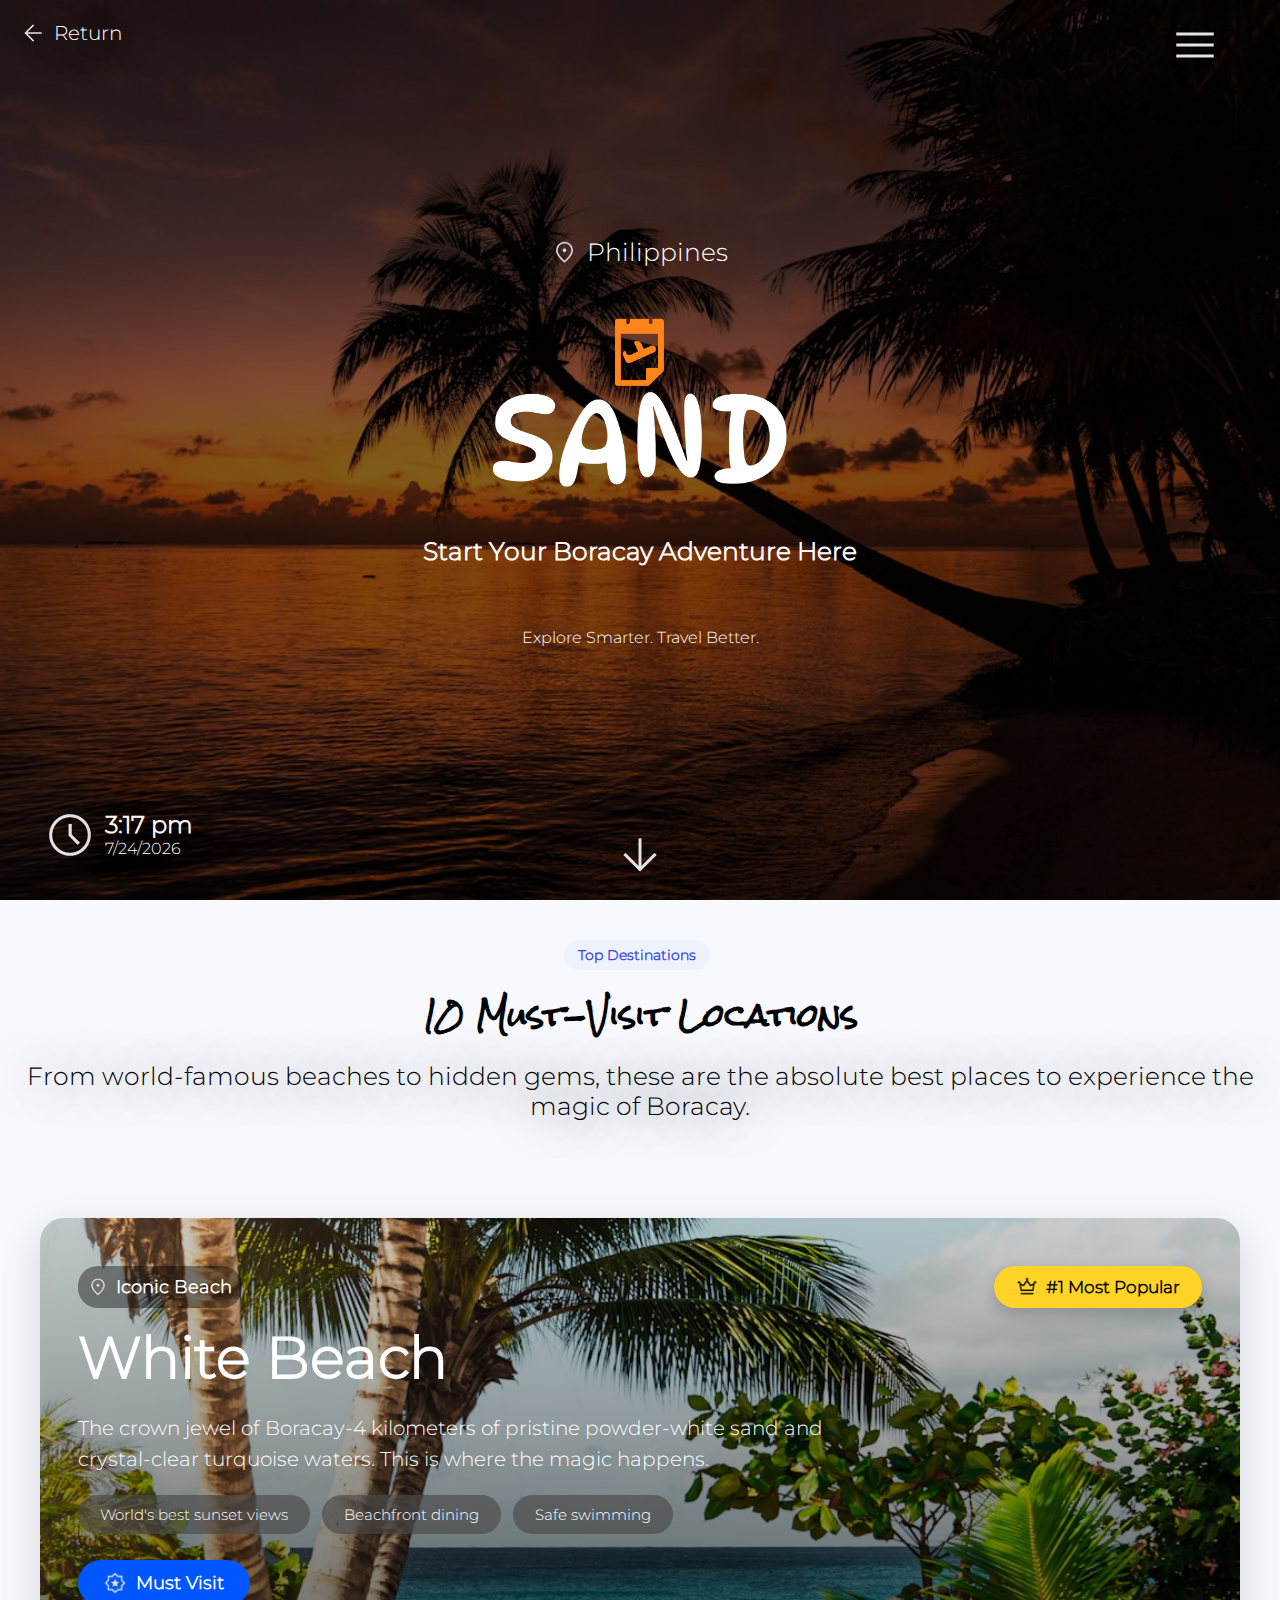
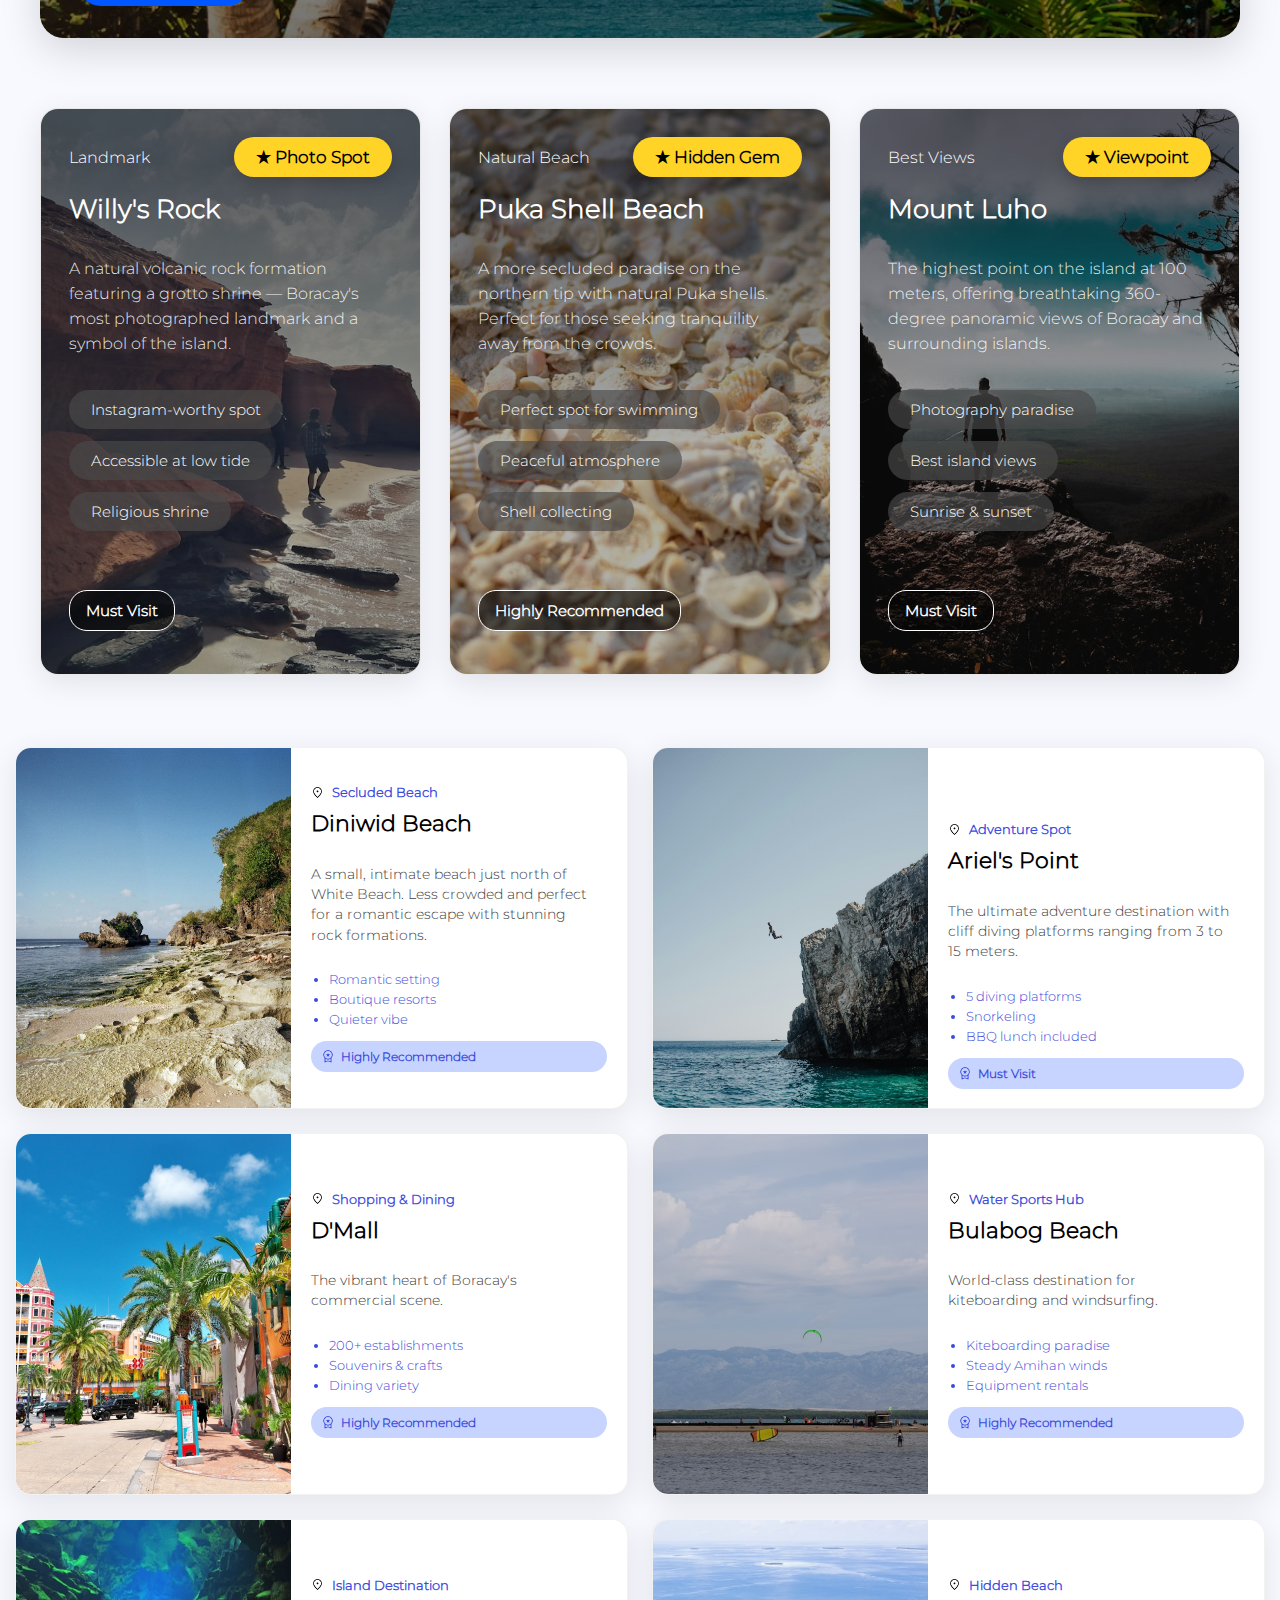
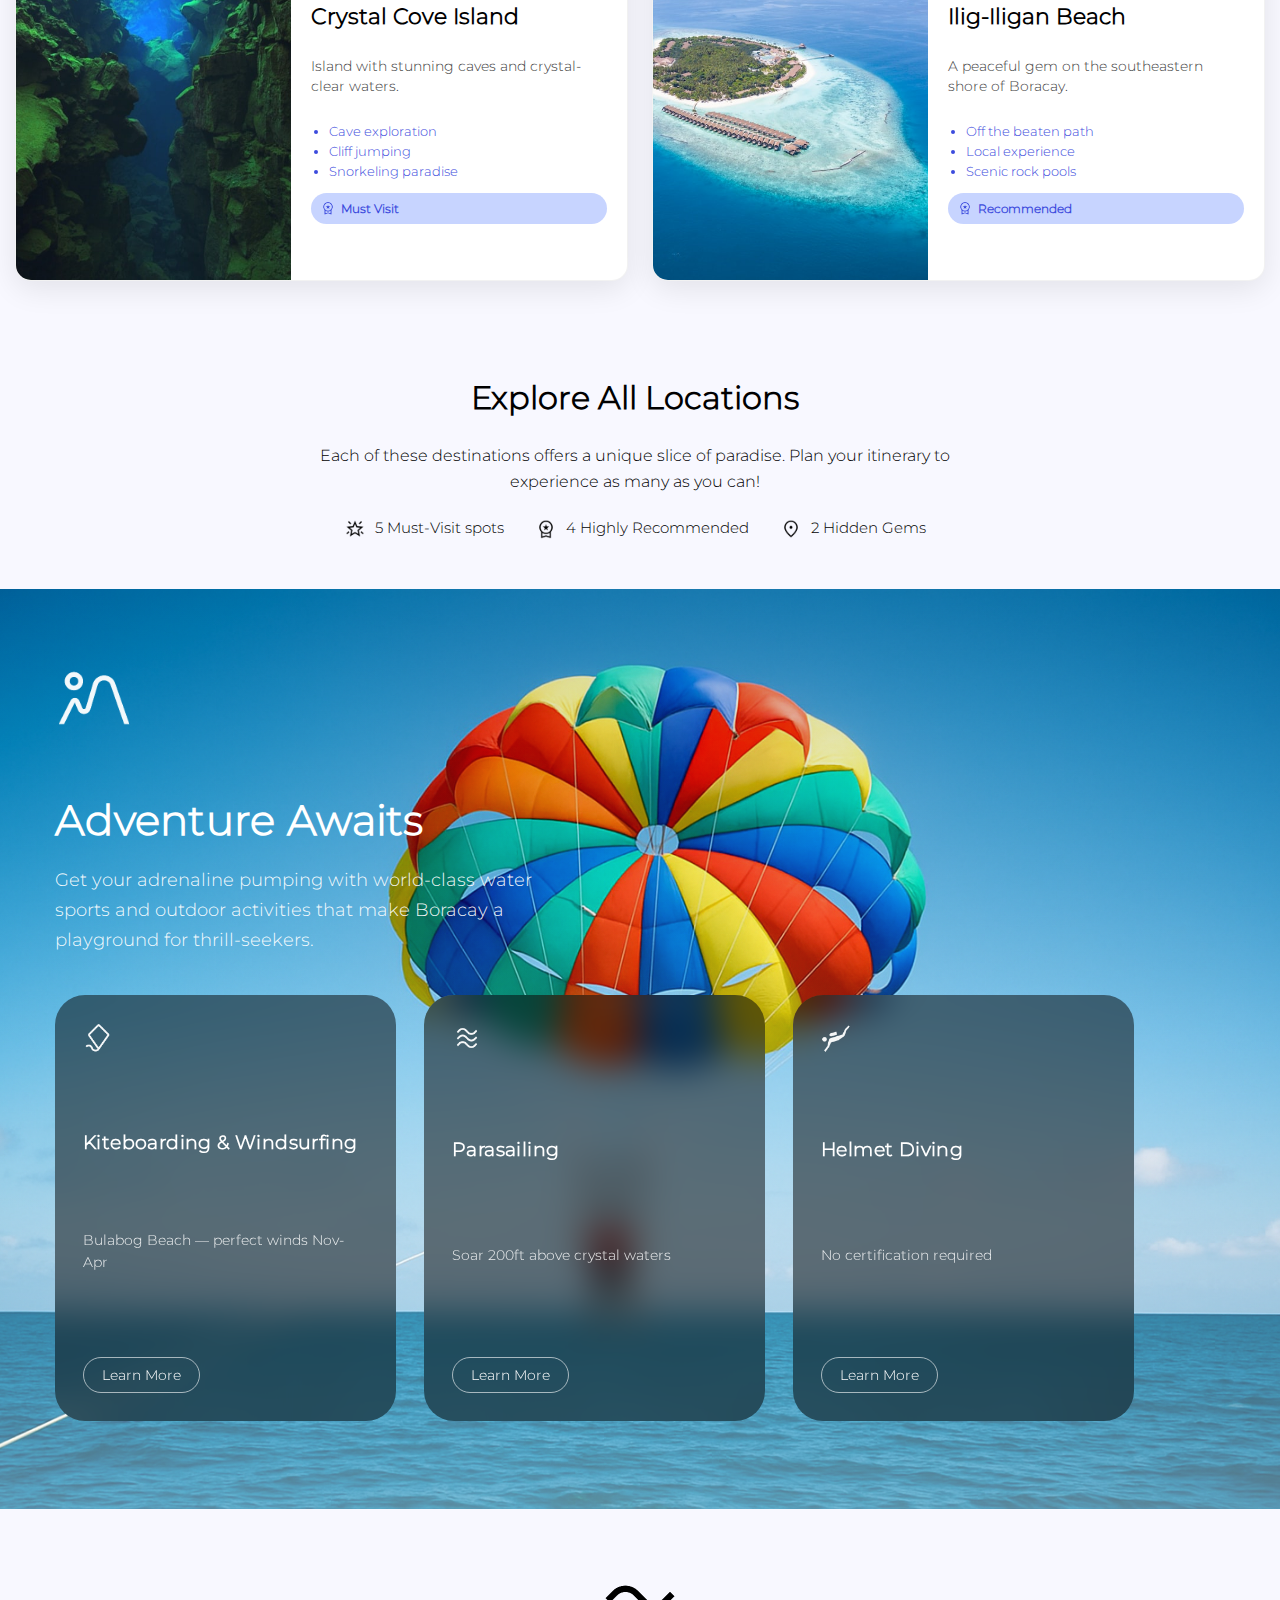
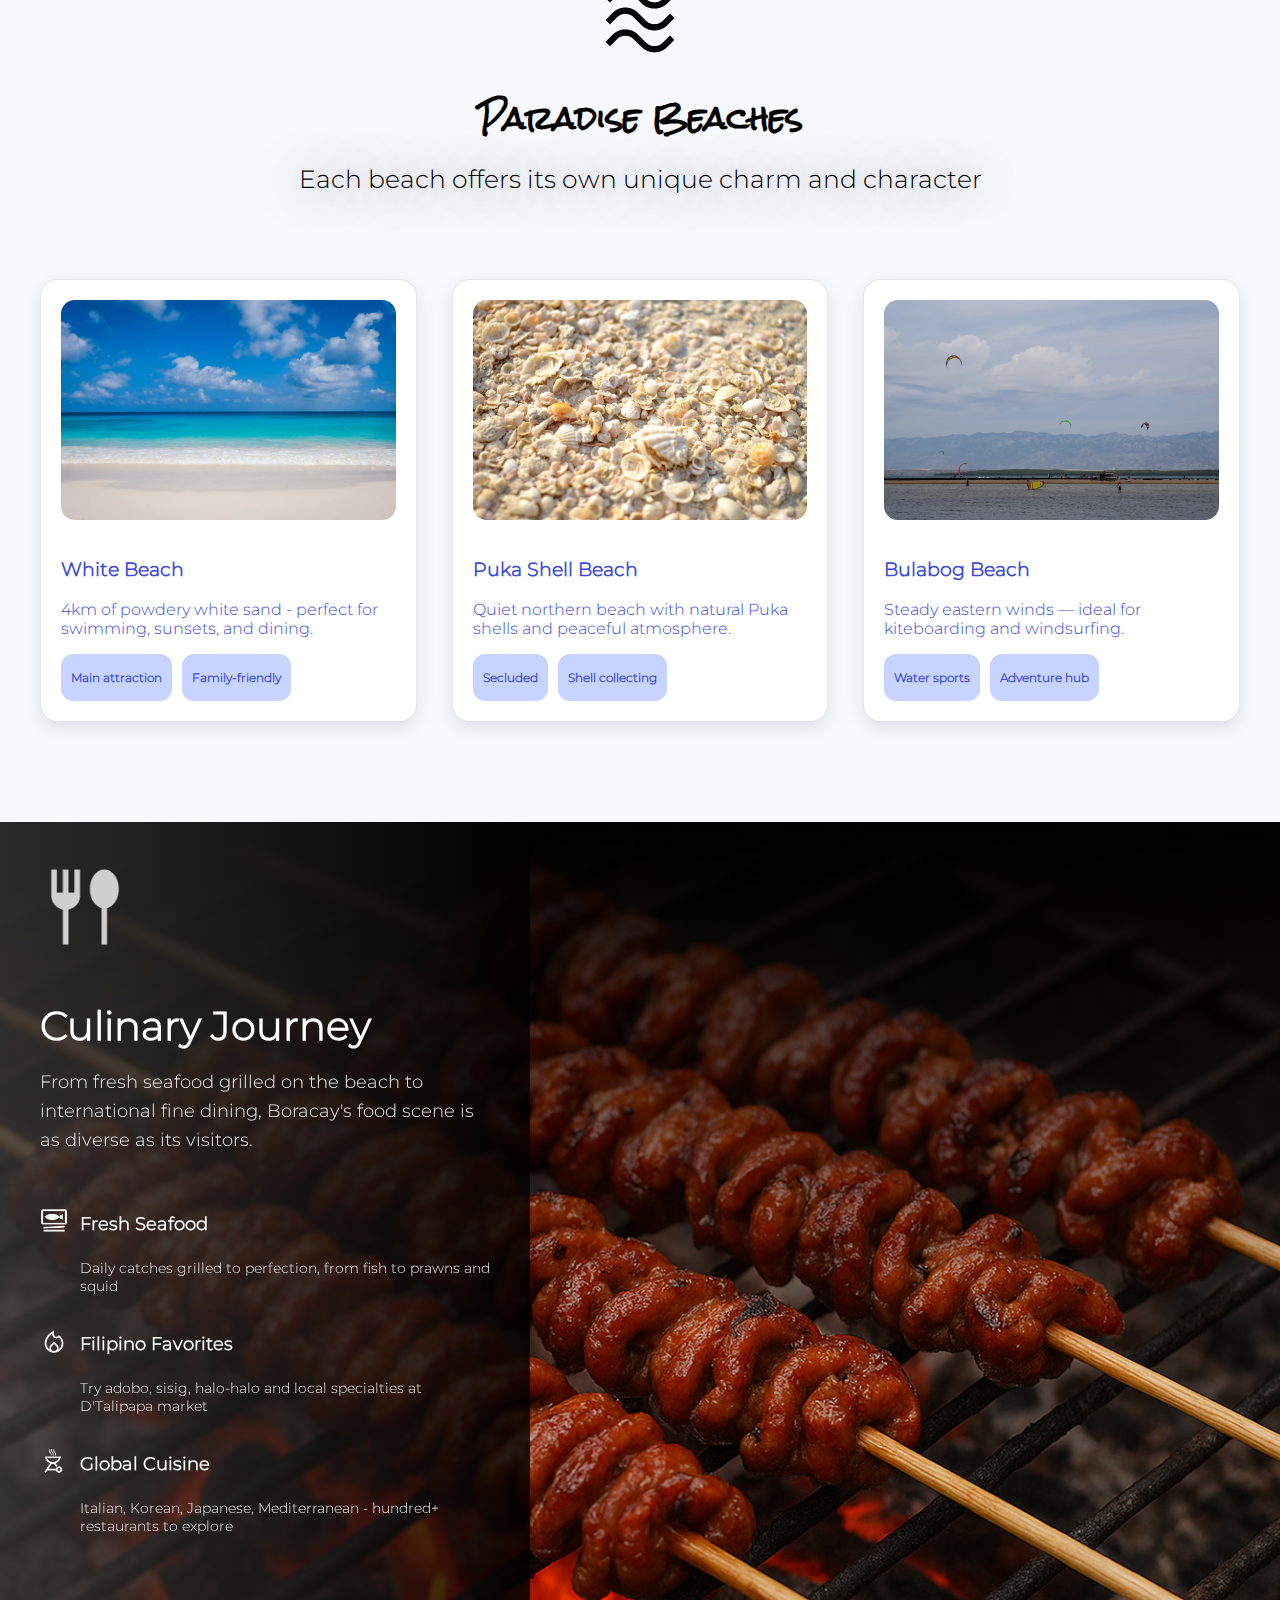
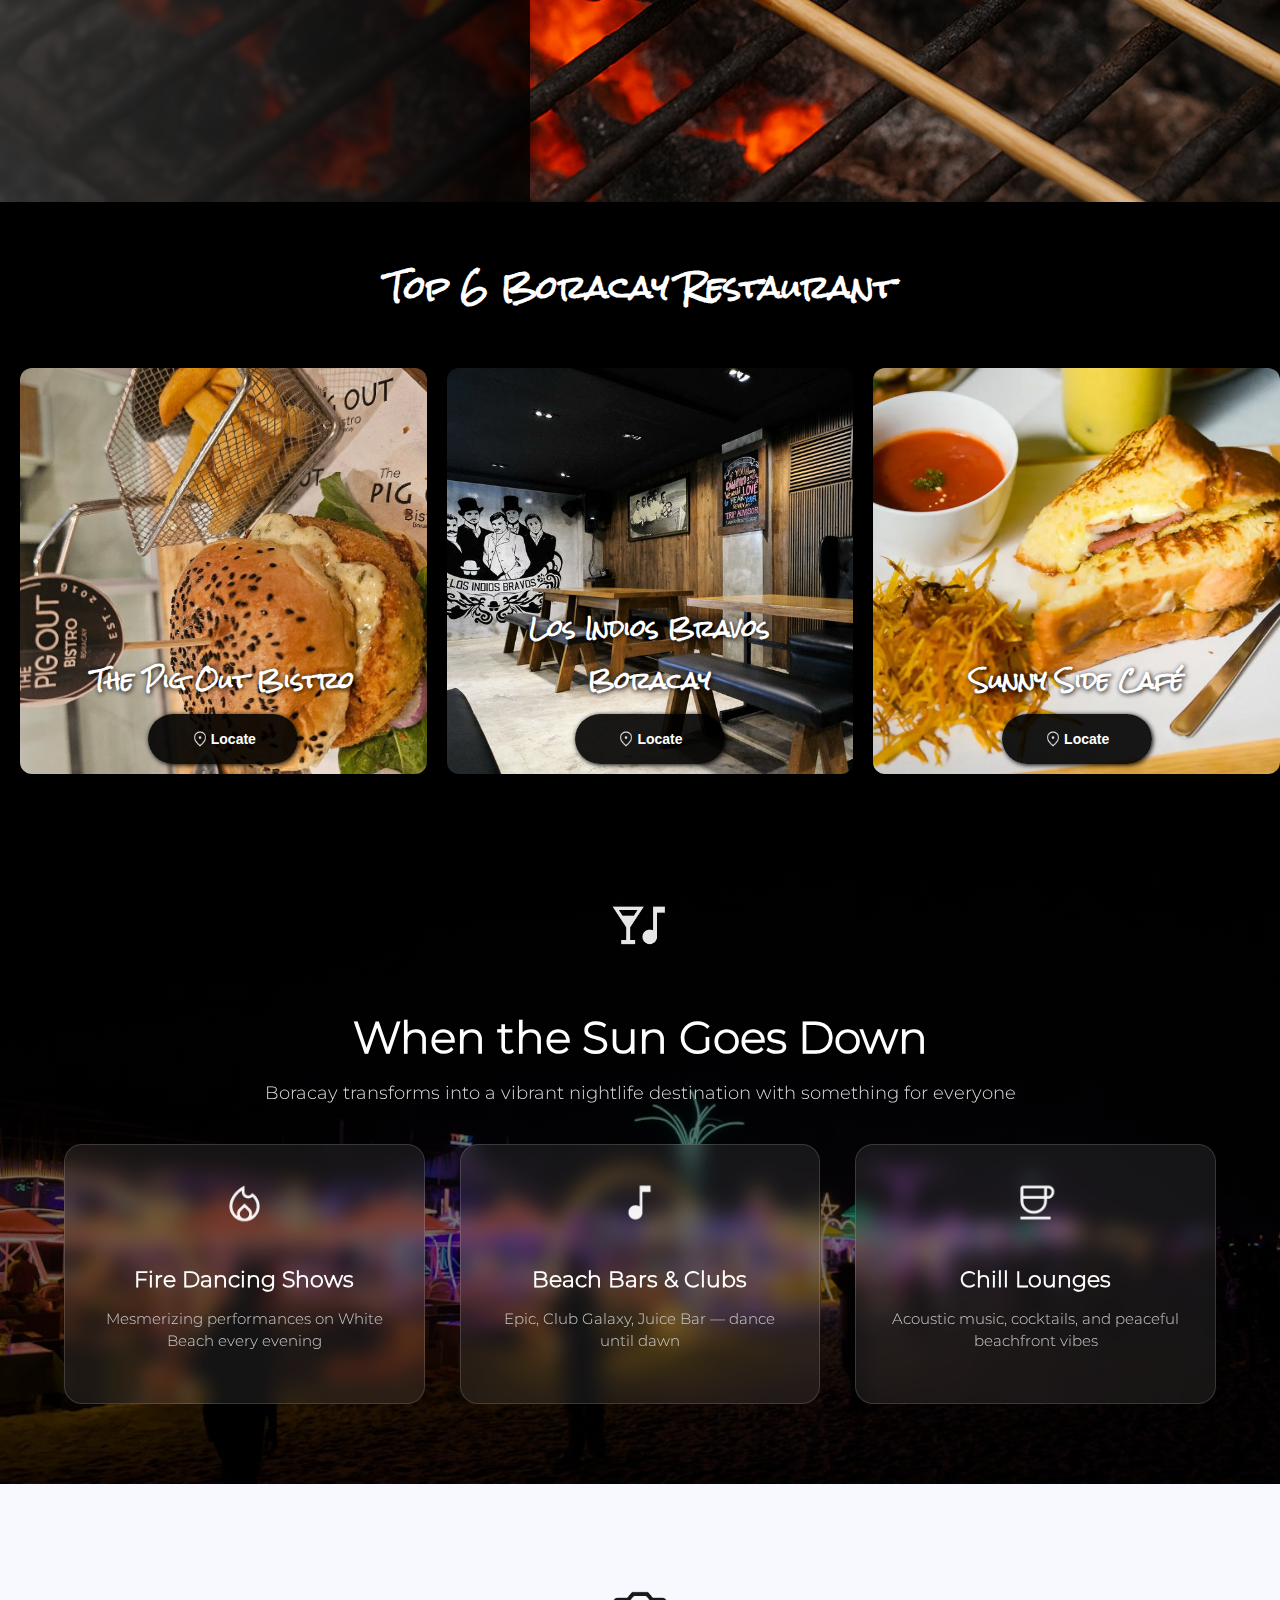
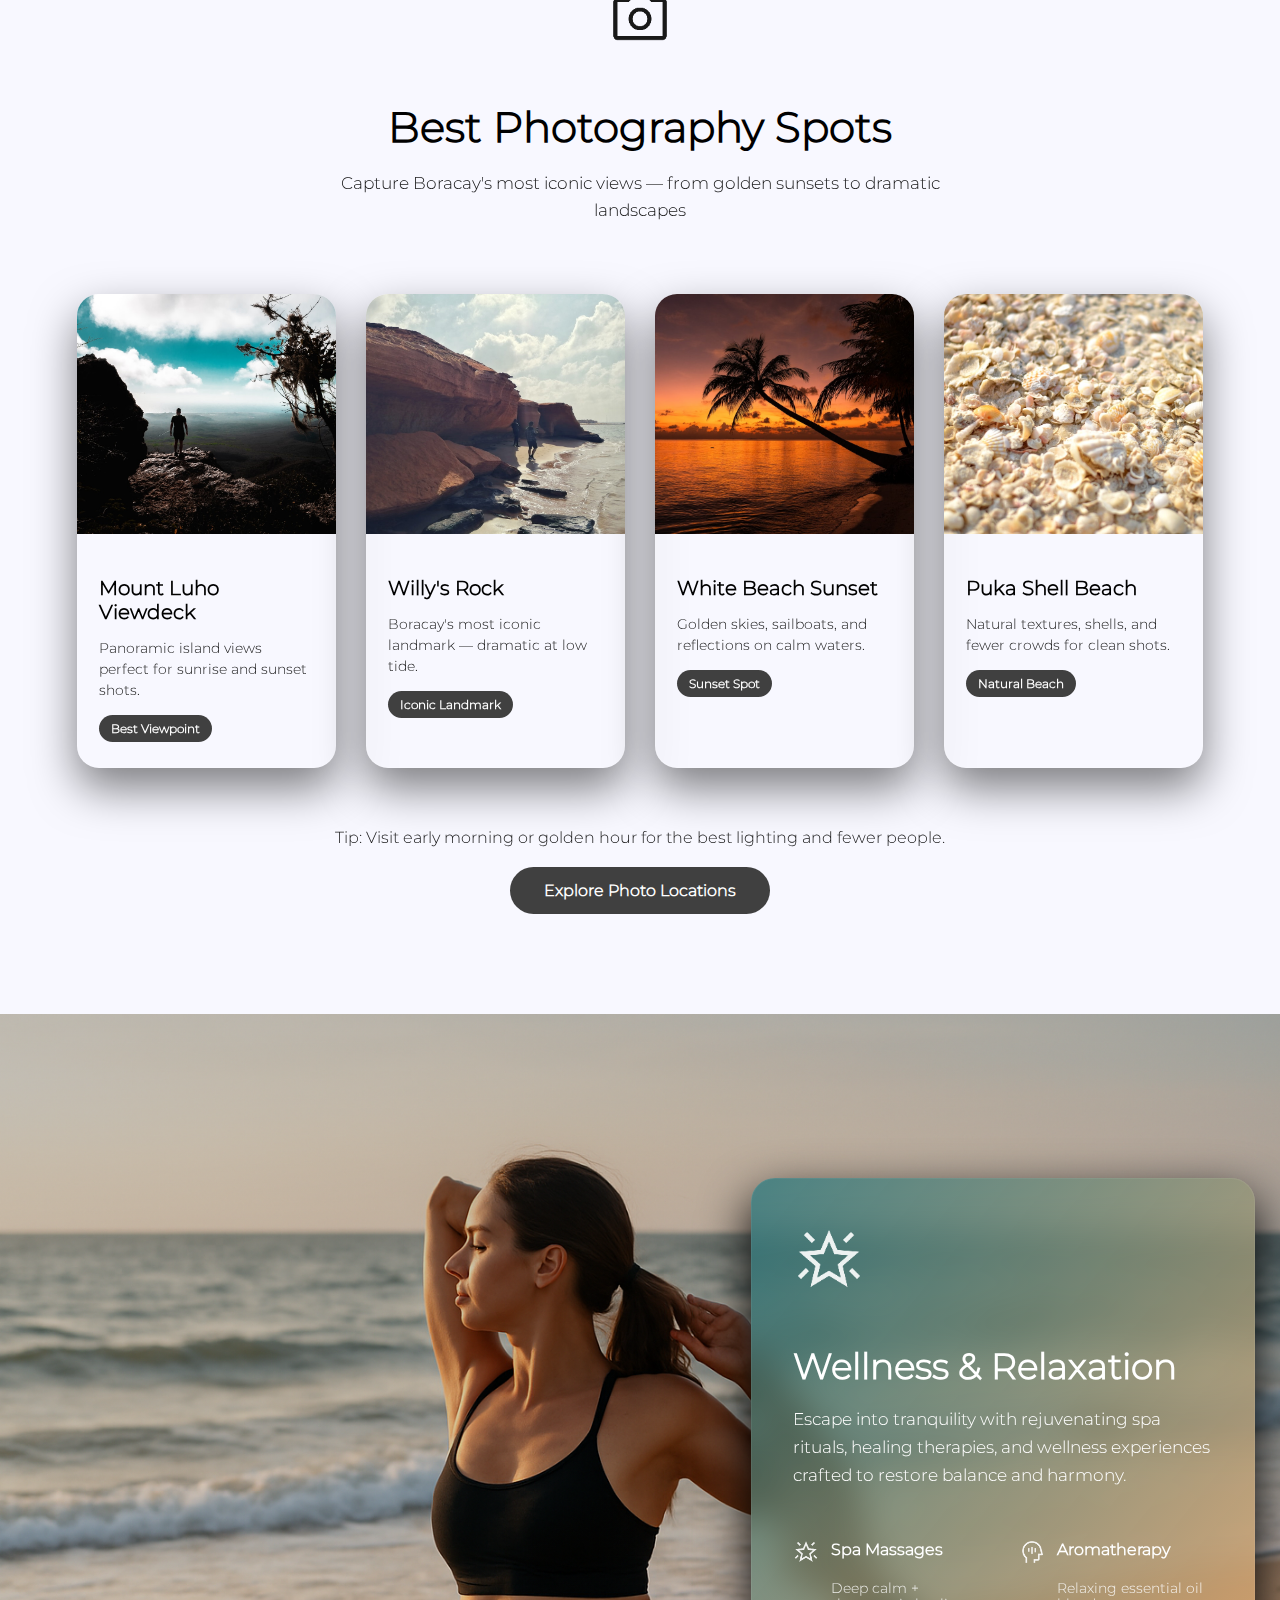
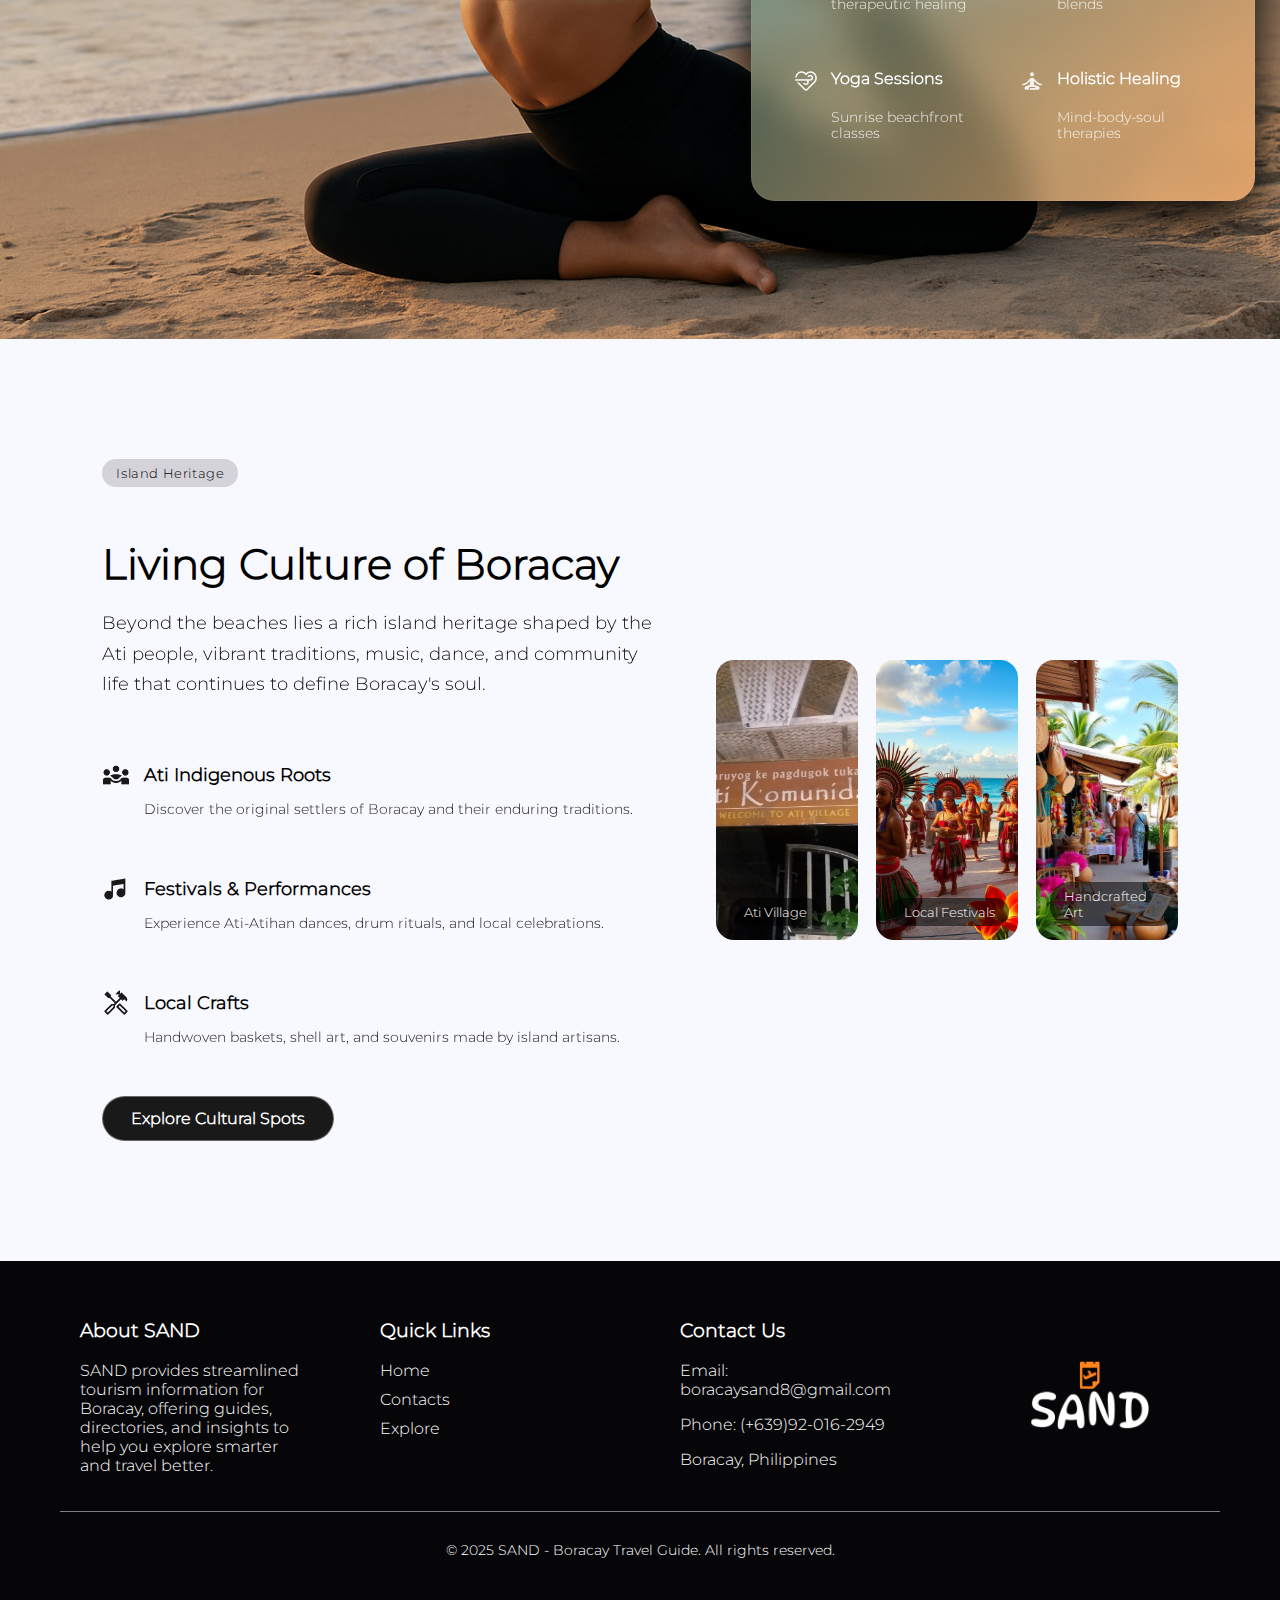
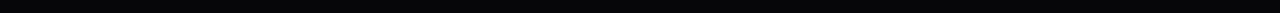
<file: webpages/explore.html>
<!DOCTYPE html>
<html lang="en">
    <head>
        <meta charset="UTF-8">
        <meta name="viewport" content="width=device-width, initial-scale=1.0">

        <link rel="icon" href="/resources/icons/icon.png">
        <link rel="stylesheet" href="/designs/explore-css/explore_base.css">

        <script src="/scripts/navigation.js"></script>
        <script src="/scripts/time.js"></script>  
        <title>SAND</title>
    </head>
    
    <body>
        <header>
            <!--Return-->
            <a href="homepage.html" class="return-btn">
                <img src="/resources/icons/arrow_back.png" alt="Back">
                <h2>Return</h2>
            </a>

            <!--Navigation-->
            <div class="navigation">
                <img src="/resources/icons/menu.png" height="40px" width="40px" id="menu-btn" onclick="dropbtn()">
                <div class="nav-links" id="navLinks">
                    <a href="#adventure">Adventure</a></li>
                    <a href="#beaches">Beaches</a></li>
                    <a href="#cuisine">Cuisine</a></li>
                    <a href="#nightlife">Nightlife</a></li>
                    <a href="#culture">Culture</a></li>
                    <a href="#relaxation">Relaxation</a></li>
                    <a href="#locations">Locations</a></li>
                    <a href="#photography">Photography</a></li>
                    <a href="contact.html">Contacts</a>
                </div>
            </div>

            <!--Banner-->
            <div class="banner-container">
                <img src="/resources/images/A6.jpg" class="banner">
                <div class="banner-overlay"></div>

                <!-- Logo -->
                <div class="logo">
                    <div class="location">
                        <img src="/resources/icons/location.png" alt="Location Icon">
                        <p>Philippines</p>
                    </div>
                    <img src="/resources/icons/sand.png">
                    <h1>Start Your Boracay Adventure Here</h1>
                    <p>Explore Smarter. Travel Better.</p>
                </div>

                <!--Clock-->
                <div class="banner-clock">
                    <div class="clock-icon-wrapper">
                        <img src="/resources/icons/schedule.png" class="clock-icon" alt="Clock Icon">
                        <div class="clock-text">
                            <span id="current-time" class="time"></span>
                            <span id="current-date" class="date"></span>
                        </div>
                    </div>
                </div>
                <a href="#locations"><img src="/resources/icons/arrow_downwards.png" class="arrow-down"></a>
            </div>
        </header>

        <main>
            <!--Top Locations-->
            <div class="main-location">
                <div class="top-text">
                    <span class="tag">Top Destinations</span>
                    <h2>10 Must-Visit Locations</h2>
                    <p>From world-famous beaches to hidden gems, these are the absolute best places to experience the magic of Boracay.</p>
                </div>
                <div class="top-destinations" id="locations">
                    <div>
                        <div class="top-card">
                            <div class="hero-card">
                                <div class="hero-media" style="background-image: url('/resources/images/A5.jpg');"></div>
                                <div class="hero-overlay"></div>

                                <div class="hero-content">

                                    <div class="hero-topline">
                                        <div class="category">
                                            <img src="/resources/icons/location.png" class="pin">
                                            Iconic Beach
                                        </div>

                                        <div class="badge">
                                            <img src="/resources/icons/crown_black.png" class="crown">
                                            #1 Most Popular
                                        </div>
                                    </div>

                                    <h1 class="hero-title">White Beach</h1>

                                    <p class="hero-desc">
                                        The crown jewel of Boracay&dash;4 kilometers of pristine powder-white sand
                                        and crystal-clear turquoise waters. This is where the magic happens.
                                    </p>

                                    <div class="pill-row">
                                        <span class="pill-top-card">World&apos;s best sunset views</span>
                                        <span class="pill-top-card">Beachfront dining</span>
                                        <span class="pill-top-card">Safe swimming</span>
                                    </div>

                                    <a class="btn hero-btn" href="/webpages/plan-your-trip.html">
                                        <img src="/resources/icons/award.png">
                                        Must Visit
                                    </a>
                                </div>
                            </div>
                        </div>
                    </div>
                
                    <div class="travel-grid">
                        <article class="card hero">
                            <div class="card-media" style="background-image:url(/resources/images/Photo9.jpg);" role="img">
                                <div class="overlay"></div>
                            </div>
                            <div class="card-content">
                                <div class="card-topline">Landmark</span>
                                    <span class="badge">&starf; Photo Spot</span>
                                </div>
                                <h3 class="card-title">Willy&apos;s Rock</h3>
                                <p class="card-desc">
                                    A natural volcanic rock formation featuring a grotto shrine — Boracay&apos;s most photographed landmark and a symbol of the island.
                                </p>
                                <div class="pill-row">
                                    <span class="pill">Instagram-worthy spot</span>
                                    <span class="pill">Accessible at low tide</span>
                                    <span class="pill">Religious shrine</span>
                                </div>

                                <div class="card-actions">
                                    <a href="/webpages/plan-your-trip.html"><p class="btn ghost">Must Visit</p></a>
                                </div>
                            </div>
                        </article>

                        <article class="card hero">
                            <div class="card-media" style="background-image:url(/resources/images/Photo8.jpg);" role="img">
                                <div class="overlay"></div>
                            </div>
                            <div class="card-content">
                                <div class="card-topline">Natural Beach</span>
                                    <span class="badge">&starf; Hidden Gem</span>
                                </div>
                                <h3 class="card-title">Puka Shell Beach</h3>
                                <p class="card-desc">
                                    A more secluded paradise on the northern tip with natural Puka shells. Perfect for those seeking tranquility away from the crowds.
                                </p>
                                <div class="pill-row">
                                    <span class="pill">Perfect spot for swimming</span>
                                    <span class="pill">Peaceful atmosphere</span>
                                    <span class="pill">Shell collecting</span>
                                </div>

                                <div class="card-actions">
                                    <a href="/webpages/plan-your-trip.html"><p class="btn ghost">Highly Recommended</p></a>
                                </div>
                            </div>
                        </article>

                        <article class="card hero">
                            <div class="card-media" style="background-image:url(/resources/images/Photo7.jpg);" role="img">
                                <div class="overlay"></div>
                            </div>
                            <div class="card-content">
                                <div class="card-topline">Best Views</span>
                                    <span class="badge">&starf; Viewpoint</span>
                                </div>
                                <h3 class="card-title">Mount Luho</h3>
                                <p class="card-desc">
                                    The highest point on the island at 100 meters, offering breathtaking 360-degree panoramic views of Boracay and surrounding islands.
                                </p>

                                <div class="pill-row">
                                    <span class="pill">Photography paradise</span>
                                    <span class="pill">Best island views</span>
                                    <span class="pill">Sunrise & sunset</span>
                                </div>

                                <div class="card-actions">
                                    <a href="/webpages/plan-your-trip.html"><p class="btn ghost">Must Visit</p></a>
                                </div>
                            </div>
                        </article>
                    </div>
                </div>

                <div class="small-cards">

                    <!-- Diniwid Beach -->
                    <a href="plan-your-trip.html?place=Diniwid%20Beach" class="card-link">
                        <div class="small-card">
                            <img src="/resources/images/Photo5.jpg">
                            <div class="smallcard-content">
                                <div class="small-category">
                                    <img src="/resources/icons/location_black.png" class="icon">
                                    Secluded Beach
                                </div>
                                <h3 class="small-title">Diniwid Beach</h3>
                                <p class="small-desc">
                                    A small, intimate beach just north of White Beach. Less crowded and perfect for a romantic escape with stunning rock formations.
                                </p>
                                <ul class="small-features">
                                    <li>Romantic setting</li>
                                    <li>Boutique resorts</li>
                                    <li>Quieter vibe</li>
                                </ul>
                                <div class="small-badge">
                                    <img src="/resources/icons/premium_blue.png" class="icon">
                                    Highly Recommended
                                </div>
                            </div>
                        </div>
                    </a>

                    <!-- Ariel's Point -->
                    <a href="plan-your-trip.html?place=Ariel%27s%20Point" class="card-link">
                        <div class="small-card">
                            <img src="/resources/images/Photo4.jpg">
                            <div class="smallcard-content">
                                <div class="small-category">
                                    <img src="/resources/icons/location_black.png" class="icon">
                                    Adventure Spot
                                </div>
                                <h3 class="small-title">Ariel's Point</h3>
                                <p class="small-desc">
                                    The ultimate adventure destination with cliff diving platforms ranging from 3 to 15 meters.
                                </p>
                                <ul class="small-features">
                                    <li>5 diving platforms</li>
                                    <li>Snorkeling</li>
                                    <li>BBQ lunch included</li>
                                </ul>
                                <div class="small-badge">
                                    <img src="/resources/icons/premium_blue.png" class="icon">
                                    Must Visit
                                </div>
                            </div>
                        </div>
                    </a>

                    <!-- D'Mall -->
                    <a href="plan-your-trip.html?place=D%27Mall" class="card-link">
                        <div class="small-card">
                            <img src="/resources/images/Photo3.jpg">
                            <div class="smallcard-content">
                                <div class="small-category">
                                    <img src="/resources/icons/location_black.png" class="icon">
                                    Shopping & Dining
                                </div>
                                <h3 class="small-title">D'Mall</h3>
                                <p class="small-desc">
                                    The vibrant heart of Boracay's commercial scene.
                                </p>
                                <ul class="small-features">
                                    <li>200+ establishments</li>
                                    <li>Souvenirs & crafts</li>
                                    <li>Dining variety</li>
                                </ul>
                                <div class="small-badge">
                                    <img src="/resources/icons/premium_blue.png" class="icon">
                                    Highly Recommended
                                </div>
                            </div>
                        </div>
                    </a>

                    <!-- Bulabog Beach -->
                    <a href="plan-your-trip.html?place=Bulabog%20Beach" class="card-link">
                        <div class="small-card">
                            <img src="/resources/images/Photo1.jpg">
                            <div class="smallcard-content">
                                <div class="small-category">
                                    <img src="/resources/icons/location_black.png" class="icon">
                                    Water Sports Hub
                                </div>
                                <h3 class="small-title">Bulabog Beach</h3>
                                <p class="small-desc">
                                    World-class destination for kiteboarding and windsurfing.
                                </p>
                                <ul class="small-features">
                                    <li>Kiteboarding paradise</li>
                                    <li>Steady Amihan winds</li>
                                    <li>Equipment rentals</li>
                                </ul>
                                <div class="small-badge">
                                    <img src="/resources/icons/premium_blue.png" class="icon">
                                    Highly Recommended
                                </div>
                            </div>
                        </div>
                    </a>

                    <!-- Crystal Cove -->
                    <a href="plan-your-trip.html?place=Crystal%20Cove%20Island" class="card-link">
                        <div class="small-card">
                            <img src="/resources/images/Photo6.jpg">
                            <div class="smallcard-content">
                                <div class="small-category">
                                    <img src="/resources/icons/location_black.png" class="icon">
                                    Island Destination
                                </div>
                                <h3 class="small-title">Crystal Cove Island</h3>
                                <p class="small-desc">
                                    Island with stunning caves and crystal-clear waters.
                                </p>
                                <ul class="small-features">
                                    <li>Cave exploration</li>
                                    <li>Cliff jumping</li>
                                    <li>Snorkeling paradise</li>
                                </ul>
                                <div class="small-badge">
                                    <img src="/resources/icons/premium_blue.png" class="icon">
                                    Must Visit
                                </div>
                            </div>
                        </div>
                    </a>

                    <!-- Ilig-Iligan -->
                    <a href="plan-your-trip.html?place=Ilig-Iligan%20Beach" class="card-link">
                        <div class="small-card">
                            <img src="/resources/images/Photo2.jpg">
                            <div class="smallcard-content">
                                <div class="small-category">
                                    <img src="/resources/icons/location_black.png" class="icon">
                                    Hidden Beach
                                </div>
                                <h3 class="small-title">Ilig-Iligan Beach</h3>
                                <p class="small-desc">
                                    A peaceful gem on the southeastern shore of Boracay.
                                </p>
                                <ul class="small-features">
                                    <li>Off the beaten path</li>
                                    <li>Local experience</li>
                                    <li>Scenic rock pools</li>
                                </ul>
                                <div class="small-badge">
                                    <img src="/resources/icons/premium_blue.png" class="icon">
                                    Recommended
                                </div>
                            </div>
                        </div>
                    </a>

                </div>

                <section class="explore-section">
                    <div class="explore-container">
                        <h2 class="explore-title">Explore All Locations</h2>
                        <p class="explore-subtitle">
                            Each of these destinations offers a unique slice of paradise. Plan your itinerary to
                            experience as many as you can!
                        </p>
                        <div class="explore-stats">
                            <span><img src="/resources/icons/star_shine_black.png" class="inline-icon"> 5 Must-Visit spots</span>
                            <span><img src="/resources/icons/premium_black.png" class="inline-icon"> 4 Highly Recommended</span>
                            <span><img src="/resources/icons/location_black.png" class="inline-icon"> 2 Hidden Gems</span>
                        </div>
                    </div>
                </section>
            </div>

            <!--Adventure Section-->
            <section class="adventure" id="adventure">

                <div class="adventure-section">

                    <div class="adventure-image"></div>

                    <div class="adventure-card">
                        <div class="adventure-card-inner">

                            <img src="/resources/icons/mountain.png" class="adv-icon">

                            <h2 class="adv-title">Adventure Awaits</h2>

                            <p class="adv-desc">
                                Get your adrenaline pumping with world-class water sports and outdoor activities 
                                that make Boracay a playground for thrill-seekers.
                            </p>

                            <div class="adv-grid">

                                <div class="adv-activity-card">
                                    <img src="/resources/icons/kite.png" class="adv-mini-icon">

                                    <h4>Kiteboarding & Windsurfing</h4>
                                    <p>Bulabog Beach — perfect winds Nov&dash;Apr</p>

                                    <details class="adv-details">
                                        <summary class="learn-btn">Learn More</summary>

                                        <div class="adv-more">
                                            <p>
                                                Ride Boracay&apos;s steady trade winds with certified instructors
                                                and premium safety gear.
                                            </p>
                                            <a href="contact.html" class="inquire-btn">Inquire</a>
                                        </div>
                                    </details>
                                </div>

                                <div class="adv-activity-card">
                                    <img src="/resources/icons/waves.png" class="adv-mini-icon">

                                    <h4>Parasailing</h4>
                                    <p>Soar 200ft above crystal waters</p>

                                    <details class="adv-details">
                                        <summary class="learn-btn">Learn More</summary>

                                        <div class="adv-more">
                                            <p>
                                                Enjoy breathtaking aerial views of Boracay while safely harnessed
                                                with professional guides.
                                            </p>
                                            <a href="contact.html" class="inquire-btn">Inquire</a>
                                        </div>
                                    </details>
                                </div>

                                <div class="adv-activity-card">
                                    <img src="/resources/icons/diving.png" class="adv-mini-icon">

                                    <h4>Helmet Diving</h4>
                                    <p>No certification required</p>

                                    <details class="adv-details">
                                        <summary class="learn-btn">Learn More</summary>

                                        <div class="adv-more">
                                            <p>
                                                Walk underwater and interact with marine life using a special
                                                air-fed diving helmet.
                                            </p>
                                            <a href="contact.html" class="inquire-btn">Inquire</a>
                                        </div>
                                    </details>
                                </div>

                                <div class="adv-activity-card">
                                    <img src="/resources/icons/cliff.png" class="adv-mini-icon">

                                    <h4>Cliff Diving</h4>
                                    <p>Ariel&apos;s Point — jumps up to 15 meters</p>

                                    <details class="adv-details">
                                        <summary class="learn-btn">Learn More</summary>

                                        <div class="adv-more">
                                            <p>
                                                Test your courage with guided cliff jumps into deep turquoise waters.
                                            </p>
                                            <a href="contact.html" class="inquire-btn">Inquire</a>
                                        </div>
                                    </details>
                                </div>

                            </div>
                        </div>
                    </div>
                </div>
            </section>

            <!--Beaches Section-->
            <div class="top-text">
                <img src="/resources/icons/waves_black.png" class="beach-icon" id="beaches">
                <h2>Paradise Beaches</h2>
                <p>Each beach offers its own unique charm and character</p>
            </div>            

            <div class="beach-section">
                <div class="beach-grid">

                    <a href="plan-your-trip.html?place=White Beach" class="beach-link">
                        <div class="beach-card">
                            <img src="/resources/images/Photo10.jpg" class="beach-img">
                            <h3>White Beach</h3>
                            <p>4km of powdery white sand &dash; perfect for swimming, sunsets, and dining.</p>
                            <span class="tag"><p><strong>Main attraction</strong></p></span>
                            <span class="tag"><p><strong>Family-friendly</strong></p></span>
                        </div>
                    </a>

                    <a href="plan-your-trip.html?place=Puka Shell Beach" class="beach-link">
                        <div class="beach-card">
                            <img src="/resources/images/Photo8.jpg" class="beach-img">
                            <h3>Puka Shell Beach</h3>
                            <p>Quiet northern beach with natural Puka shells and peaceful atmosphere.</p>
                            <span class="tag"><p><strong>Secluded</strong></p></span>
                            <span class="tag"><p><strong>Shell collecting</strong></p></span>
                        </div>
                    </a>

                    <a href="plan-your-trip.html?place=Bulabog Beach" class="beach-link">
                        <div class="beach-card">
                            <img src="/resources/images/Photo1.jpg" class="beach-img">
                            <h3>Bulabog Beach</h3>
                            <p>Steady eastern winds — ideal for kiteboarding and windsurfing.</p>
                            <span class="tag"><p><strong>Water sports</strong></p></span>
                            <span class="tag"><p><strong>Adventure hub</strong></p></span>
                        </div>
                    </a>

                </div>
            </div>

            <!--Cuisine Section-->
            <div class="cuisine-group">
                <div class="cuisine">
                    <section class="cuisine-section" id="cuisine">

                        <div class="cuisine-image"></div>

                        <div class="cuisine-card">
                            <div class="cuisine-card-inner">

                                <img src="/resources/icons/food.png" class="cuisine-icon">

                                <h2 class="cuisine-title">Culinary Journey</h2>

                                <p class="cuisine-desc">
                                    From fresh seafood grilled on the beach to international fine dining,
                                    Boracay's food scene is as diverse as its visitors.
                                </p>

                                <div class="cuisine-item">
                                    <img src="/resources/icons/fish.png" class="cuisine-mini-icon">
                                    <div>
                                        <h4>Fresh Seafood</h4>
                                        <p>Daily catches grilled to perfection, from fish to prawns and squid</p>
                                    </div>
                                </div>

                                <div class="cuisine-item">
                                    <img src="/resources/icons/fire.png" class="cuisine-mini-icon">
                                    <div>
                                        <h4>Filipino Favorites</h4>
                                        <p>Try adobo, sisig, halo-halo and local specialties at D'Talipapa market</p>
                                    </div>
                                </div>

                                <div class="cuisine-item">
                                    <img src="/resources/icons/grill.png" class="cuisine-mini-icon">
                                    <div>
                                        <h4>Global Cuisine</h4>
                                        <p>Italian, Korean, Japanese, Mediterranean &dash; hundred+ restaurants to explore</p>
                                    </div>
                                </div>
                            </div>
                        </div>
                    </section>
                </div>
            </div>
            <section class="most-visited-cuisine">
                <div class="top-text cuisine-text">
                    <h2>Top 6 Boracay Restaurant</h2>
                </div>   
                <div class="side-scroll">

                    <div class="scroll-container">

                        <div class="scroll-item">
                            <img src="/resources/images/Resto1st.jpg" alt="The Pig Out Bistro" class="resto-images">
                            <div class="scroll-text">
                                <p><strong>The Pig Out Bistro</strong></p>
                                <a href="plan-your-trip.html?place=The Pig Out Bistro" class="locate-btn">
                                    <button><img src="/resources/icons/location.png">Locate</button>
                                </a>
                            </div>
                        </div>

                        <div class="scroll-item">
                            <img src="/resources/images/Resto2nd.jpg" alt="Los Indios Bravos Boracay" class="resto-images">
                            <div class="scroll-text">
                                <p><strong>Los Indios Bravos Boracay</strong></p>
                                <a href="plan-your-trip.html?place=Los Indios Bravos Boracay" class="locate-btn">
                                    <button><img src="/resources/icons/location.png">Locate</button>
                                </a>
                            </div>
                        </div>

                        <div class="scroll-item">
                            <img src="/resources/images/Resto3rd.jpg" alt="Sunny Side Café" class="resto-images">
                            <div class="scroll-text">
                                <p><strong>Sunny Side Café</strong></p>
                                <a href="plan-your-trip.html?place=Sunny Side Café" class="locate-btn">
                                    <button><img src="/resources/icons/location.png">Locate</button>
                                </a>
                            </div>
                        </div>

                        <div class="scroll-item">
                            <img src="/resources/images/Resto4th.jpg" alt="Lemoni Café and Restaurant" class="resto-images">
                            <div class="scroll-text">
                                <p><strong>Lemoni Café and Restaurant</strong></p>
                                <a href="plan-your-trip.html?place=Lemoni Café and Restaurant" class="locate-btn">
                                    <button><img src="/resources/icons/location.png">Locate</button>
                                </a>
                            </div>
                        </div>

                        <div class="scroll-item">
                            <img src="/resources/images/Resto5th.jpg" alt="Dos Mestizos" class="resto-images">
                            <div class="scroll-text">
                                <p><strong>Dos Mestizos</strong></p>
                                <a href="plan-your-trip.html?place=Dos Mestizos" class="locate-btn">
                                    <button><img src="/resources/icons/location.png">Locate</button>
                                </a>
                            </div>
                        </div>

                        <div class="scroll-item">
                            <img src="/resources/images/Resto6th.jpg" alt="Smoke Resto" class="resto-images">
                            <div class="scroll-text">
                                <p><strong>Smoke Resto</strong></p>
                                <a href="plan-your-trip.html?place=Smoke Resto" class="locate-btn">
                                    <button><img src="/resources/icons/location.png">Locate</button>
                                </a>
                            </div>
                        </div>
                    </div>
                </div>

            </section>

            <!--Nightlife Section-->
            <section class="nightlife-section" id="nightlife">

                <div class="nightlife-top">
                    <img src="/resources/icons/nightlife.png" class="nightlife-icon">
                    <h2 class="nightlife-title">When the Sun Goes Down</h2>
                    <p class="nightlife-sub">
                        Boracay transforms into a vibrant nightlife destination with something for everyone
                    </p>
                </div>

                <div class="nightlife-grid">

                    <a class="nightlife-card" href="plan-your-trip.html">
                        <img src="/resources/icons/fire.png" class="nightlife-card-icon">
                        <h3>Fire Dancing Shows</h3>
                        <p>Mesmerizing performances on White Beach every evening</p>
                    </a>

                    <a class="nightlife-card" href="plan-your-trip.html">
                        <img src="/resources/icons/note.png" class="nightlife-card-icon">
                        <h3>Beach Bars & Clubs</h3>
                        <p>Epic, Club Galaxy, Juice Bar — dance until dawn</p>
                    </a>

                    <a class="nightlife-card" href="plan-your-trip.html">
                        <img src="/resources/icons/coffee.png" class="nightlife-card-icon">
                        <h3>Chill Lounges</h3>
                        <p>Acoustic music, cocktails, and peaceful beachfront vibes</p>
                    </a>

                </div>

            </section>

            <section class="photography-section" id="photography">

                <div class="photography-header">
                    <img src="/resources/icons/camera_black.png" class="photo-icon" alt="Camera icon">
                    <h2>Best Photography Spots</h2>
                    <p>Capture Boracay&apos;s most iconic views — from golden sunsets to dramatic landscapes</p>
                </div>

                <div class="photography-grid">

                    <div class="photo-card">
                        <div class="photo-img" style="background-image:url('/resources/images/Photo7.jpg');"></div>
                        <div class="photo-content">
                            <h3>Mount Luho Viewdeck</h3>
                            <p>Panoramic island views perfect for sunrise and sunset shots.</p>
                            <span class="photo-tag">Best Viewpoint</span>
                        </div>
                    </div>

                    <div class="photo-card">
                        <div class="photo-img" style="background-image:url('/resources/images/Photo9.jpg');"></div>
                        <div class="photo-content">
                            <h3>Willy&apos;s Rock</h3>
                            <p>Boracay&apos;s most iconic landmark — dramatic at low tide.</p>
                            <span class="photo-tag">Iconic Landmark</span>
                        </div>
                    </div>

                    <div class="photo-card">
                        <div class="photo-img" style="background-image:url('/resources/images/A6.jpg');"></div>
                        <div class="photo-content">
                            <h3>White Beach Sunset</h3>
                            <p>Golden skies, sailboats, and reflections on calm waters.</p>
                            <span class="photo-tag">Sunset Spot</span>
                        </div>
                    </div>

                    <div class="photo-card">
                        <div class="photo-img" style="background-image:url('/resources/images/Photo8.jpg');"></div>
                        <div class="photo-content">
                            <h3>Puka Shell Beach</h3>
                            <p>Natural textures, shells, and fewer crowds for clean shots.</p>
                            <span class="photo-tag">Natural Beach</span>
                        </div>
                    </div>

                </div>

                <div class="photography-footer">
                    <p>
                        Tip: Visit early morning or golden hour for the best lighting and fewer people.
                    </p>
                    <a href="#locations" class="photo-btn">Explore Photo Locations</a>
                </div>

            </section>

            <!-- Wellness Section -->
            <section class="wellness" id="relaxation">

                <div class="wellness-card">
                    <div class="wellness-card-inner">

                        <img src="/resources/icons/star_shine.png" class="well-icon" alt="Wellness icon">

                        <h2 class="well-title">Wellness & Relaxation</h2>

                        <p class="well-desc">
                            Escape into tranquility with rejuvenating spa rituals,
                            healing therapies, and wellness experiences crafted
                            to restore balance and harmony.
                        </p>

                        <div class="well-grid">

                            <div class="well-item">
                                <img src="/resources/icons/star_shine.png" class="well-mini-icon" alt="">
                                <div>
                                    <h4>Spa Massages</h4>
                                    <p>Deep calm + therapeutic healing</p>
                                </div>
                            </div>

                            <div class="well-item">
                                <img src="/resources/icons/mindful.png" class="well-mini-icon" alt="">
                                <div>
                                    <h4>Aromatherapy</h4>
                                    <p>Relaxing essential oil blends</p>
                                </div>
                            </div>

                            <div class="well-item">
                                <img src="/resources/icons/relax.png" class="well-mini-icon" alt="">
                                <div>
                                    <h4>Yoga Sessions</h4>
                                    <p>Sunrise beachfront classes</p>
                                </div>
                            </div>

                            <div class="well-item">
                                <img src="/resources/icons/heart_wave.png" class="well-mini-icon" alt="">
                                <div>
                                    <h4>Holistic Healing</h4>
                                    <p>Mind&dash;body&dash;soul therapies</p>
                                </div>
                            </div>

                        </div>

                    </div>
                </div>

            </section>

            <!-- Culture Section -->
            <section class="culture-section" id="culture">

                <div class="culture-overlay"></div>

                <div class="culture-container">

                    <div class="culture-text">
                        <span class="culture-tag">Island Heritage</span>
                        <h2 class="culture-title">Living Culture of Boracay</h2>
                        <p class="culture-desc">
                            Beyond the beaches lies a rich island heritage shaped by the Ati people,
                            vibrant traditions, music, dance, and community life that continues to
                            define Boracay&apos;s soul.
                        </p>

                        <div class="culture-highlights">

                            <div class="culture-item">
                                <img src="/resources/icons/people.png" alt="">
                                <div>
                                    <h4>Ati Indigenous Roots</h4>
                                    <p>Discover the original settlers of Boracay and their enduring traditions.</p>
                                </div>
                            </div>

                            <div class="culture-item">
                                <img src="/resources/icons/note_2.png" alt="">
                                <div>
                                    <h4>Festivals & Performances</h4>
                                    <p>Experience Ati-Atihan dances, drum rituals, and local celebrations.</p>
                                </div>
                            </div>

                            <div class="culture-item">
                                <img src="/resources/icons/handcraft.png" alt="">
                                <div>
                                    <h4>Local Crafts</h4>
                                    <p>Handwoven baskets, shell art, and souvenirs made by island artisans.</p>
                                </div>
                            </div>

                        </div>

                        <a href="plan-your-trip.html" class="culture-btn">Explore Cultural Spots</a>
                    </div>

                    <div class="culture-cards">

                        <div class="culture-card">
                            <img src="/resources/images/PhotoCulture2.jpg" alt="">
                            <span>Ati Village</span>
                        </div>

                        <div class="culture-card">
                            <img src="/resources/images/PhotoCulture1.png" alt="">
                            <span>Local Festivals</span>
                        </div>

                        <div class="culture-card">
                            <img src="/resources/images/PhotoCulture3.png" alt="">
                            <span>Handcrafted Art</span>
                        </div>

                    </div>

                </div>
            </section>

        </main>
        
        <!--Footer-->
        <footer class="footer">
            <div class="footer-container">
                <div class="footer-wrapper">

                    <div class="footer-section">
                        <h3>About SAND</h3>
                        <p>SAND provides streamlined tourism information for Boracay, offering guides, directories, and insights to help you explore smarter and travel better.</p>
                    </div>

                    <div class="footer-section">
                        <h3>Quick Links</h3>
                        <ul class="footer-links">
                            <li><a href="homepage.html">Home</a></li>
                            <li><a href="contact.html">Contacts</a></li>
                            <li><a href="homepage.html#Explore">Explore</a></li>
                        </ul>
                    </div>

                    <div class="footer-section">
                        <h3>Contact Us</h3>
                        <p>Email: boracaysand8@gmail.com</p>
                        <p>Phone: (+639)92&dash;016&dash;2949</p>
                        <p>Boracay, Philippines</p>
                    </div>

                    <div class="footer-section footer-logo">
                        <img src="/resources/icons/sand.png" alt="SAND Logo">
                    </div>
                </div>

                <div class="footer-bottom">
                    <p> &copy; 2025 SAND &dash; Boracay Travel Guide. All rights reserved.</p>
                </div>
            </div>
        </footer>
    </body>
</html>
</file>
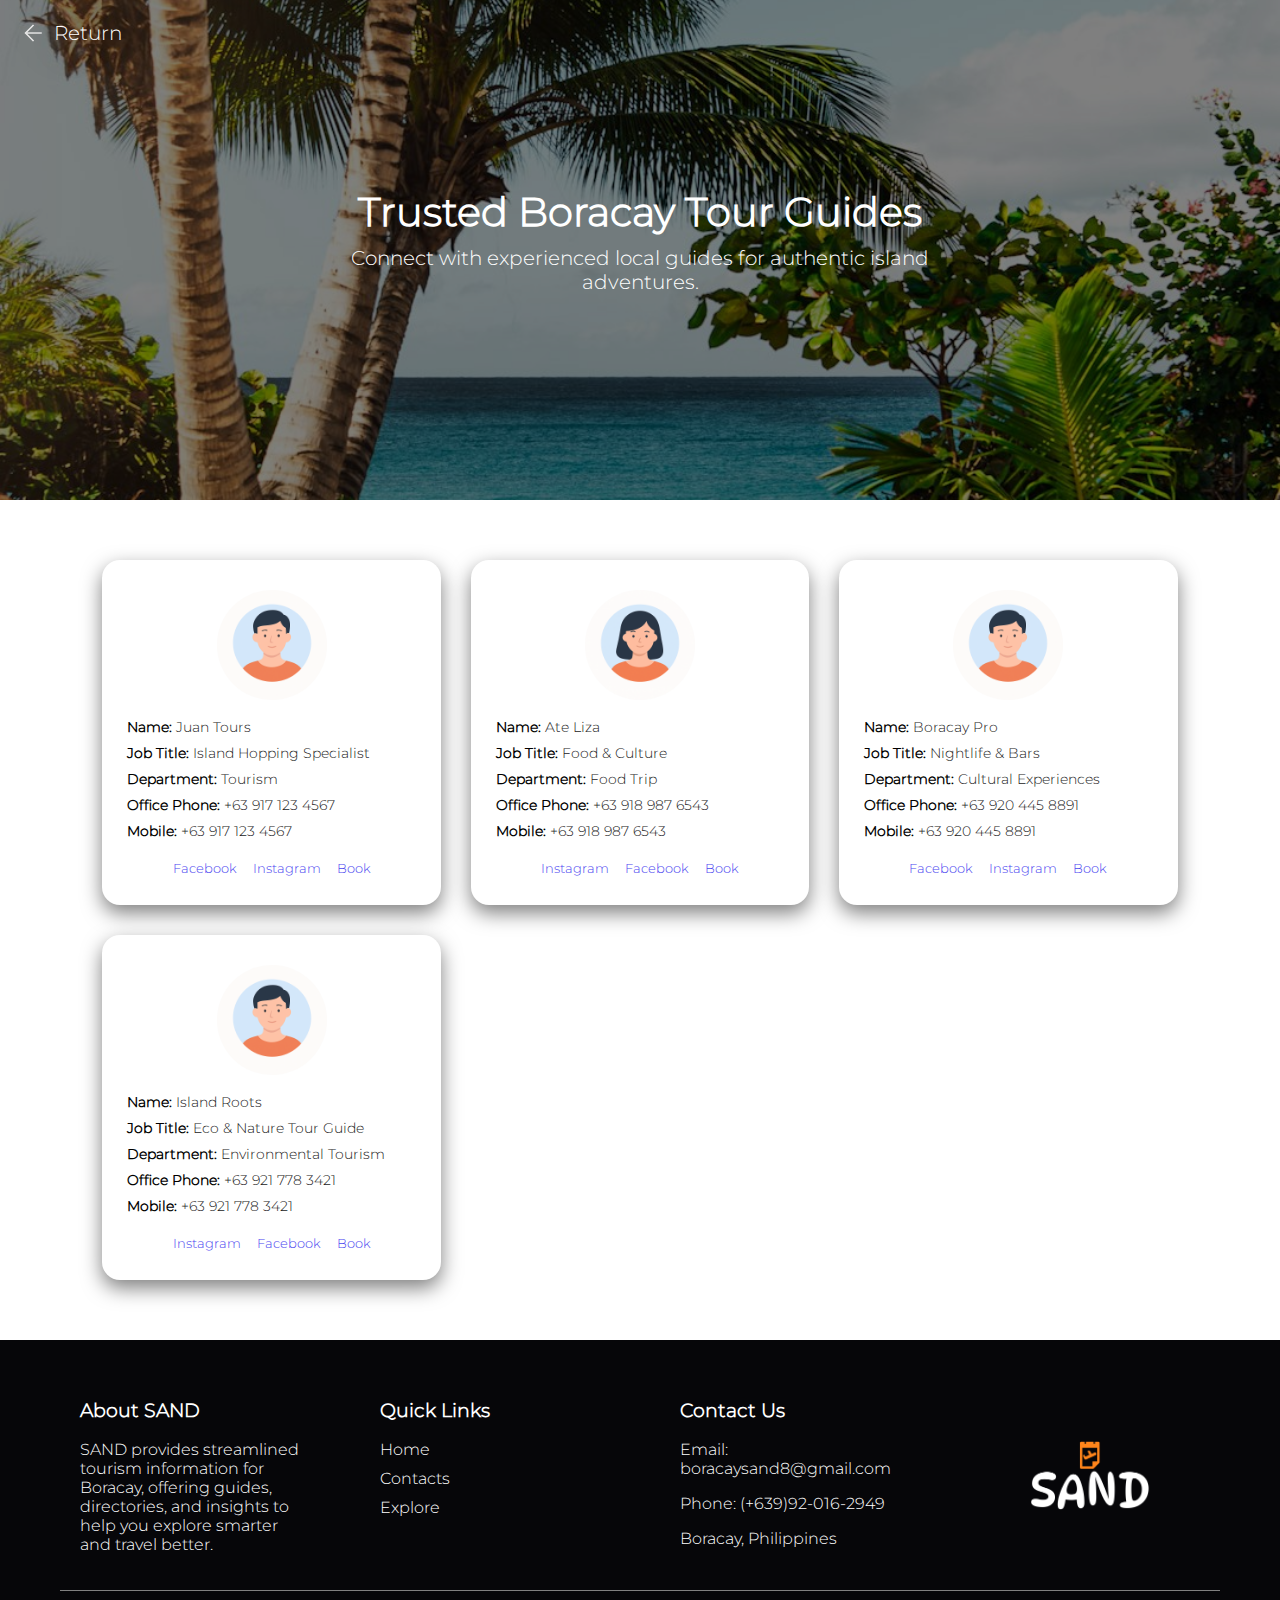
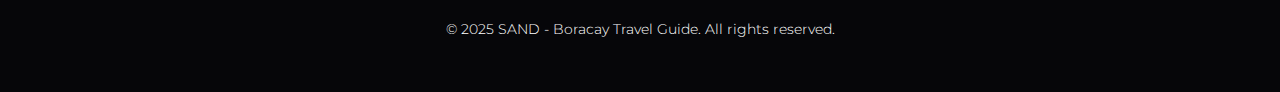
<file: webpages/tourguide.html>
<!DOCTYPE html>

<html lang="en">
<head>
<meta charset="UTF-8">
<meta name="viewport" content="width=device-width, initial-scale=1.0">
<link rel="icon" href="/resources/icons/icon.png">
<link rel="stylesheet" href="/designs/tourguide.css">
<script src="/scripts/navigation.js"></script>
<script src="/scripts/time.js"></script>
<title>SAND</title>
</head>
<body>
        <header>
             <!--Return-->
            <a href="homepage.html" class="return-btn">
                <img src="/resources/icons/arrow_back.png" alt="Back">
                <h2>Return</h2>
            </a>
            <!--Banner-->
            <div class="banner-container-contact">
                    <img src="/resources/images/A5.jpg">
                <div class="banner-overlay-contact"></div>

                <div class="banner-text-contact">
                    <h1>Trusted Boracay Tour Guides</h1>
                    <p>Connect with experienced local guides for authentic island adventures.</p>
                </div>
            </div>
        </header>

        <main>
            <div class="profile-grid">

            <div class="profile-card">
                <img src="/resources/images/guide_2.png" class="profile-avatar">

                <p><strong>Name:</strong> Juan Tours</p>
                <p><strong>Job Title:</strong> Island Hopping Specialist</p>
                <p><strong>Department:</strong> Tourism</p>
                <p><strong>Office Phone:</strong> +63 917 123 4567</p>
                <p><strong>Mobile:</strong> +63 917 123 4567</p>

                <div class="profile-links">
                <a href="#">Facebook</a>
                <a href="#">Instagram</a>
                <a href="#">Book</a>
                </div>
            </div>

            <div class="profile-card">
                <img src="/resources/images/guide_1.png" class="profile-avatar">

                <p><strong>Name:</strong> Ate Liza</p>
                <p><strong>Job Title:</strong> Food & Culture</p>
                <p><strong>Department:</strong> Food Trip</p>
                <p><strong>Office Phone:</strong> +63 918 987 6543</p>
                <p><strong>Mobile:</strong> +63 918 987 6543</p>

                <div class="profile-links">
                <a href="#">Instagram</a>
                <a href="#">Facebook</a>
                <a href="#">Book</a>
                </div>
            </div>

            <div class="profile-card">
                <img src="/resources/images/guide_2.png" class="profile-avatar">

                <p><strong>Name:</strong> Boracay Pro</p>
                <p><strong>Job Title:</strong> Nightlife & Bars</p>
                <p><strong>Department:</strong> Cultural Experiences</p>
                <p><strong>Office Phone:</strong> +63 920 445 8891</p>
                <p><strong>Mobile:</strong> +63 920 445 8891</p>

                <div class="profile-links">
                <a href="#">Facebook</a>
                <a href="#">Instagram</a>
                <a href="#">Book</a>
                </div>
            </div>

            <div class="profile-card">
                <img src="/resources/images/guide_2.png" class="profile-avatar" alt="Kevin Reyes">

                <p><strong>Name:</strong> Island Roots</p>
                <p><strong>Job Title:</strong> Eco & Nature Tour Guide</p>
                <p><strong>Department:</strong> Environmental Tourism</p>
                <p><strong>Office Phone:</strong> +63 921 778 3421</p>
                <p><strong>Mobile:</strong> +63 921 778 3421</p>

                <div class="profile-links">
                <a href="#">Instagram</a>
                <a href="#">Facebook</a>
                <a href="#">Book</a>
                </div>
            </div>

        </main>

        <!--Footer-->
        <footer class="footer">
            <div class="footer-container">
                <div class="footer-wrapper">

                    <div class="footer-section">
                        <h3>About SAND</h3>
                        <p>SAND provides streamlined tourism information for Boracay, offering guides, directories, and insights to help you explore smarter and travel better.</p>
                    </div>

                    <div class="footer-section">
                        <h3>Quick Links</h3>
                        <ul class="footer-links">
                            <li><a href="homepage.html">Home</a></li>
                            <li><a href="contact.html">Contacts</a></li>
                            <li><a href="homepage.html#Explore">Explore</a></li>
                        </ul>
                    </div>

                    <div class="footer-section">
                        <h3>Contact Us</h3>
                        <p>Email: boracaysand8@gmail.com</p>
                        <p>Phone: (+639)92&dash;016&dash;2949</p>
                        <p>Boracay, Philippines</p>
                    </div>

                    <div class="footer-section footer-logo">
                        <img src="/resources/icons/sand.png" alt="SAND Logo">
                    </div>
                </div>

                <div class="footer-bottom">
                    <p> &copy; 2025 SAND &dash; Boracay Travel Guide. All rights reserved.</p>
                </div>
            </div>
        </footer>

</body>
</html>
</file>
<file: designs/explore-css/explore_base.css>
@import url(/designs/micro-css/universal.css);
@import url(/designs/micro-css/footer.css);
@import url(/designs/micro-css/navigation.css);
@import url(/designs/micro-css/return.css);
@import url(/designs/micro-css/clock.css);
@import url(location.css);
@import url(adventure.css);
@import url(beaches.css);
@import url(cuisine.css);
@import url(nighlife.css);
@import url(wellness.css);
@import url(culture.css);
@import url(photography.css);

body{
  background-color: ghostwhite;
    margin: 0;
    padding: 0;
    width: 100%;
    overflow-x: hidden;
    font-family: "Montserrat";
}

.banner-container {
    position: relative;
    width: 100%;
    height: 100vh;
    overflow: hidden;
}

.banner-container img.banner {
    width: 100%;
    height: 100%;
    object-fit: cover;
    display: block;
}

.banner-overlay {
    position: absolute;
    top: 0;
    left: 0;
    width: 100%;
    height: 100%;
    background-color: rgba(0,0,0,0.5);
}


.logo {
    position: absolute;
    top: 50%;
    left: 50%;
    transform: translate(-50%, -50%);
    display: flex;
    flex-direction: column;
    align-items: center;
    text-align: center;
    gap: 30px;
    color: var(--color1);
}

.logo img {
    width: 300px;
    height: auto;
}

.logo h1 {
    max-width: 1000px;
    font-size: 25px;
}

.logo-buttons {
    display: flex;
    gap: 20px;
    justify-content: center;
    flex-wrap: wrap;
}

.logo-buttons button {
    padding: 12px 25px;
    font-size: 20px;
    background-color: var(--color1);
    color: var(--color2);
    border: none;
    border-radius: 20px;
    cursor: pointer;
    transition: 0.3s;
    font-family: "Montserrat";
    text-shadow: var(--text-shadow);
}

.logo-buttons button.explr{
    padding: 12px 61px;
}

.logo-buttons button:hover {
    background-color: var(--color4);
}

.location {
    display: flex;
    align-items: center;
    gap: 10px;
    justify-content: center;
    margin-bottom: 20px;
}

.location img {
    width: 25px;
}

.location p {
    margin: 0;
    font-size: 25px;
    color: var(--color1);
    text-shadow: var(--text-shadow);
}

.arrow-down {
    width: 50px;
    position: absolute;
    bottom: 20px;
    left: 50%;
    transform: translateX(-50%);
    animation: bounce 2s infinite;
    z-index: 10;
}

@keyframes bounce {
    0%, 20%, 50%, 80%, 100% {
        transform: translateX(-50%) translateY(0);
    }
    40% {
        transform: translateX(-50%) translateY(-20px);
    }
    60% {
        transform: translateX(-50%) translateY(-10px);
    }
}

.top-text {
    padding-top: 40px;
    text-align: center;
    padding-bottom: 15px;
}

.top-text h2 {
    text-align: center;
    margin: 10px 0;
    font-size: 30px;
    font-family: 'RockSalt';
}

.top-text p {
    text-align: center;
    margin: 10px 0;
    color: var(--color2);
    font-size: 25px;
    text-shadow: var(--text-shadow);
}

.link-card {
    text-decoration: none;
    cursor: pointer;
}

.link-card:hover {
    transform: translateY(-12px) scale(1.02);
}

.link-card .learn-btn {
    margin-top: 14px;
    display: inline-block;
    align-self: flex-start;
}
</file>
<file: designs/tourguide.css>
@import url(micro-css/universal.css);
@import url(micro-css/footer.css);
@import url(micro-css/return.css);

body {
    margin: 0;
    padding: 0;
    font-family: "Montserrat", Arial, sans-serif;
}

.banner-container-contact {
    position: relative;
    width: 100%;
    height: 500px;
    overflow: hidden;
}

.banner-container-contact img {
    width: 100%;
    height: 100%;
    object-fit: cover;
}

.banner-overlay-contact {
    position: absolute;
    top: 0;
    left: 0;
    width: 100%;
    height: 100%;
    background: rgba(0,0,0,0.5);
    z-index: 1;
}

.banner-text-contact {
    position: absolute;
    top: 50%;
    left: 50%;
    transform: translate(-50%, -50%);
    text-align: center;
    color: var(--color1);
    z-index: 2;
}

.banner-text-contact h1 {
    margin: 0;
    font-size: 40px;
    font-weight: 700;
}

.banner-text-contact p {
    margin-top: 10px;
    font-size: 20px;
    font-weight: 300;
}

/*Section 2*/


/* GRID */
.profile-grid {
  display: grid;
  grid-template-columns: repeat(auto-fit, minmax(260px, 1fr));
  gap: 30px;
  padding: 60px 8vw;
}

/* CARD */
.profile-card {
  background: var(--color1);  
  border-radius: 18px;
  padding: 30px 25px 28px;
  text-align: center;
  box-shadow: 0 8px 20px rgba(0,0,0,0.5);
}

/* AVATAR */
.profile-avatar {
  width: 110px;
  height: 110px;
  border-radius: 50%;
  object-fit: cover;
  margin: 0 auto 18px;
  display: block;
  background: var(--color1);
}

/* TEXT */
.profile-card p {
  font-size: 14px;
  color: #222;
  margin: 8px 0;
  text-align: left;
}

/* LABELS */
.profile-card strong {
  font-weight: 600;
  color: #000;
}

/* LINKS */
.profile-links {
  margin-top: 18px;
  text-align: center;
}

.profile-links a {
  font-size: 13px;
  color: #4a46f0;
  text-decoration: none;
  margin: 0 6px;
}

.profile-links a:hover {
  text-decoration: underline;
}
</file>
